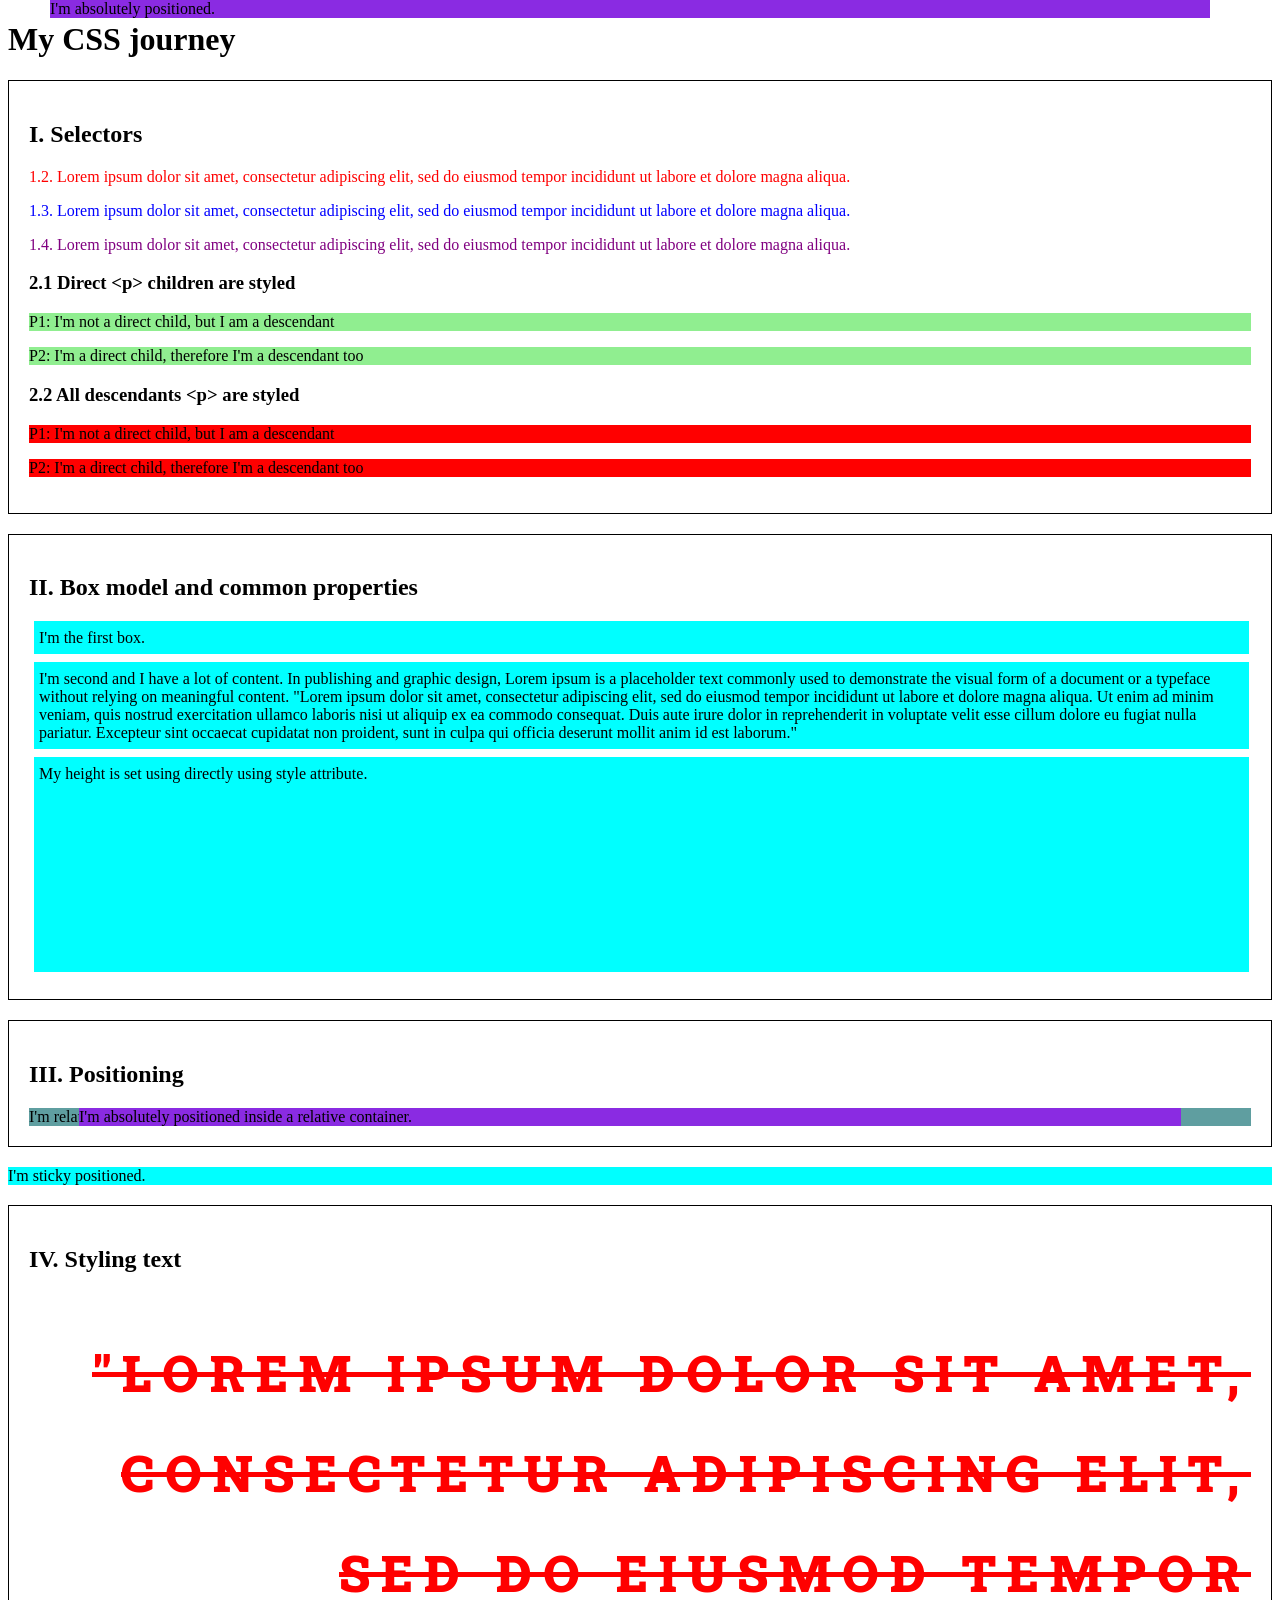
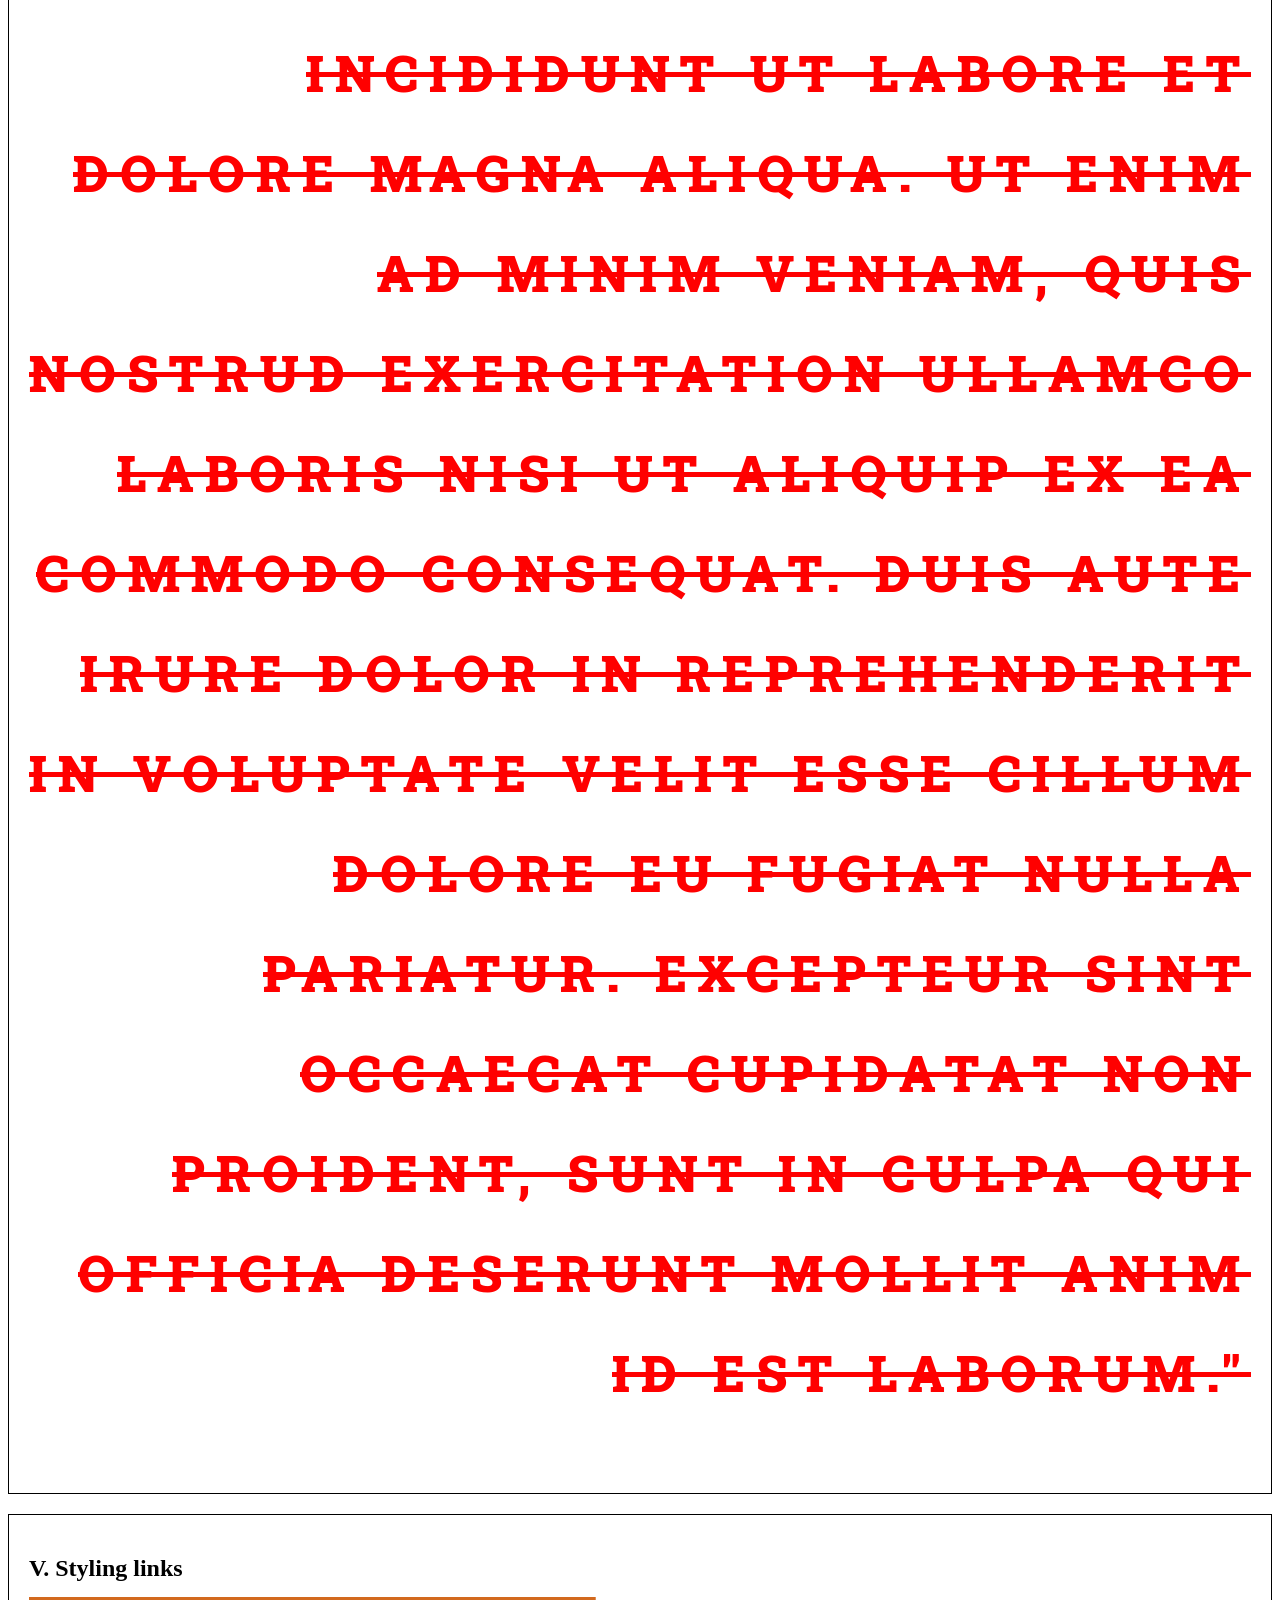
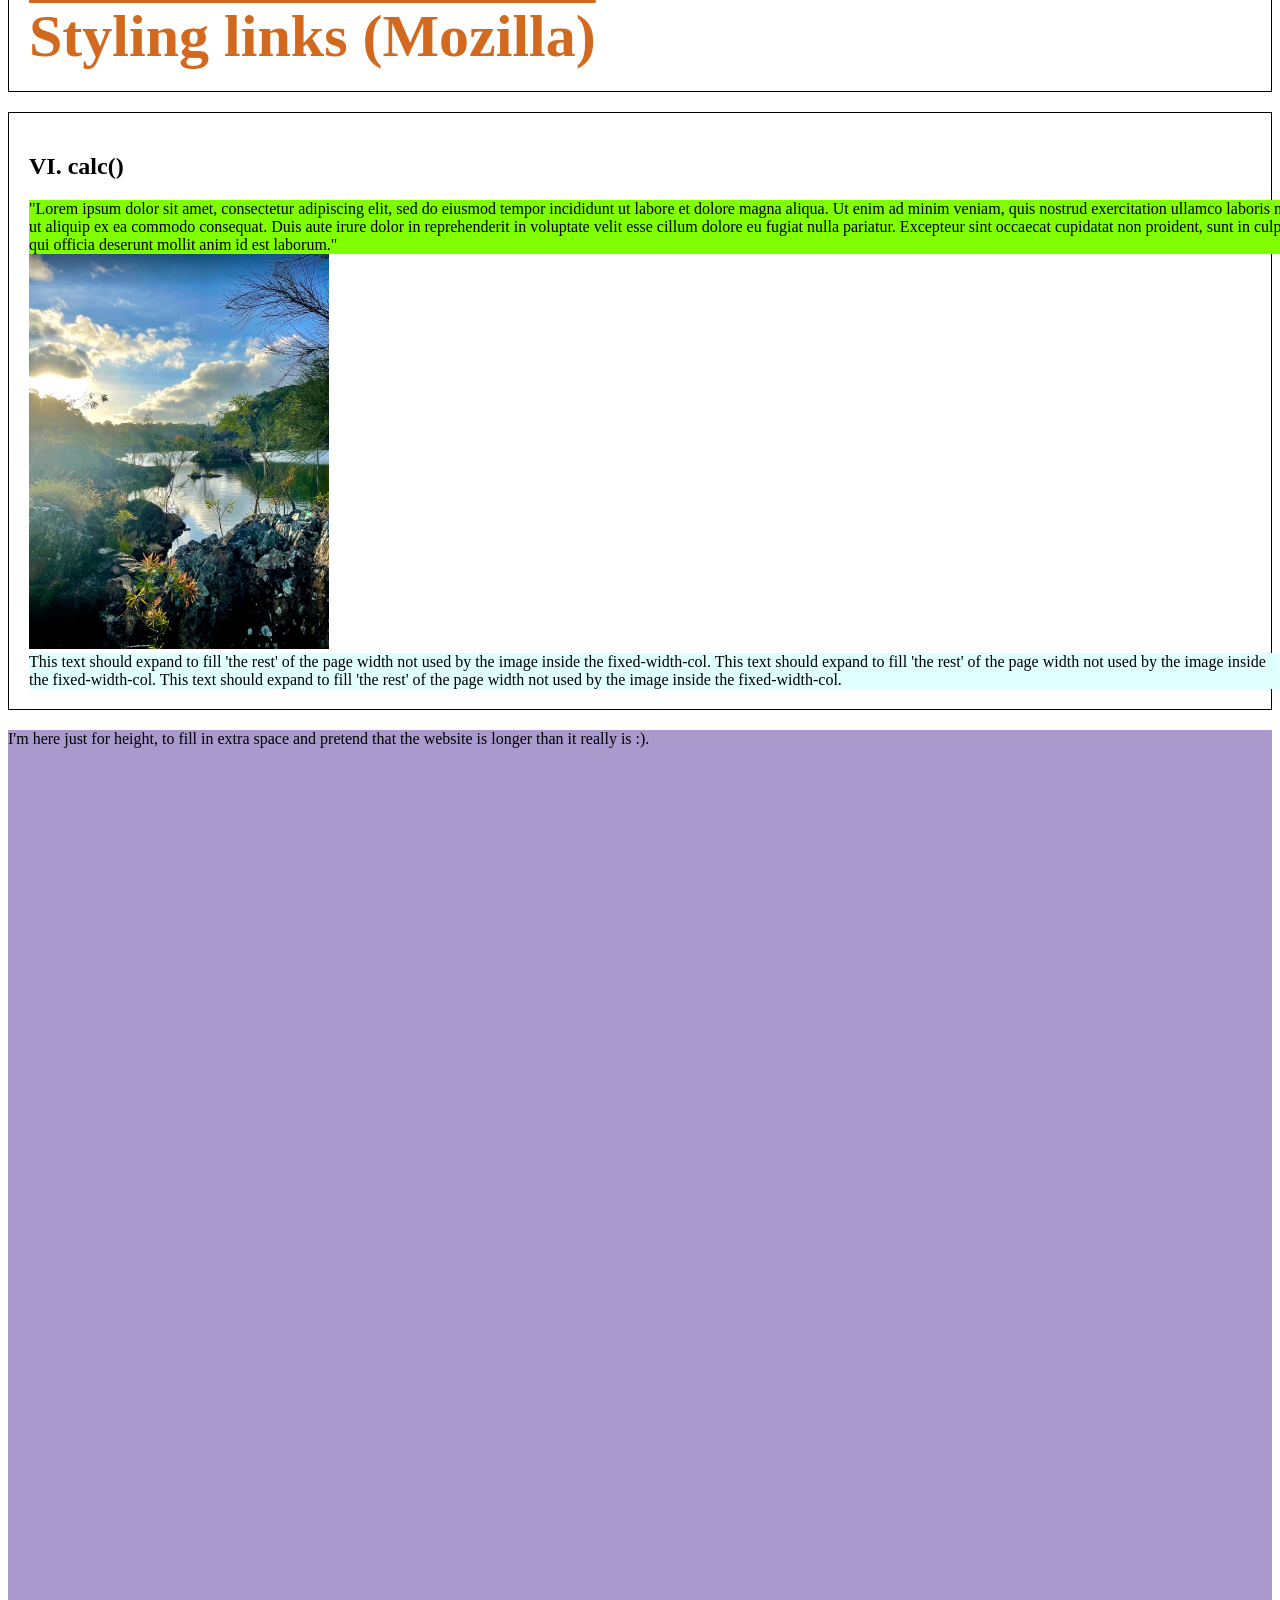
<file: Lab2/src/index.html>
<!doctype html>
<html>
  <head>
    <link rel="stylesheet" href="index.css" />
    <title>Module 2 - CSS Lab Exercises</title>

    <!-- 5.3 - Select the <link> option from ‘Use on the web’ and copy the stylesheet code into the <head> section of index.html -->
    <link rel="preconnect" href="https://fonts.googleapis.com" />
    <link rel="preconnect" href="https://fonts.gstatic.com" crossorigin />
    <link
      href="https://fonts.googleapis.com/css2?family=Roboto:wght@400;700&display=swap"
      rel="stylesheet"
    />

    <link rel="preconnect" href="https://fonts.googleapis.com" />
    <link rel="preconnect" href="https://fonts.gstatic.com" crossorigin />
    <link
      href="https://fonts.googleapis.com/css2?family=Lato:ital,wght@0,100;0,300;0,400;0,700;0,900;1,100;1,300;1,400;1,700;1,900&family=Raleway:ital,wght@0,100..900;1,100..900&family=Roboto+Slab:wght@100..900&display=swap"
      rel="stylesheet"
    />
  </head>
  <body>
    <h1>My CSS journey</h1>

    <article>
      <h2>I. Selectors</h2>

      <section>
        <p class="style-me1">
          1.2. Lorem ipsum dolor sit amet, consectetur adipiscing elit, sed do
          eiusmod tempor incididunt ut labore et dolore magna aliqua.
        </p>
        <p id="style-me2">
          1.3. Lorem ipsum dolor sit amet, consectetur adipiscing elit, sed do
          eiusmod tempor incididunt ut labore et dolore magna aliqua.
        </p>
        <p id="style-me2" class="style-me1">
          1.4. Lorem ipsum dolor sit amet, consectetur adipiscing elit, sed do
          eiusmod tempor incididunt ut labore et dolore magna aliqua.
        </p>
      </section>

      <section class="my-children-are-styled">
        <h3>2.1 Direct &lt;p&gt; children are styled</h3>
        <div>
          <p>P1: I'm not a direct child, but I am a descendant</p>
        </div>
        <p>P2: I'm a direct child, therefore I'm a descendant too</p>
      </section>

      <section class="my-descendants-are-styled">
        <h3>2.2 All descendants &lt;p&gt; are styled</h3>
        <div>
          <p>P1: I'm not a direct child, but I am a descendant</p>
        </div>
        <p>P2: I'm a direct child, therefore I'm a descendant too</p>
      </section>
    </article>

    <article>
      <h2>II. Box model and common properties</h2>
      <div class="box">I'm the first box.</div>
      <div class="box">
        I'm second and I have a lot of content. In publishing and graphic
        design, Lorem ipsum is a placeholder text commonly used to demonstrate
        the visual form of a document or a typeface without relying on
        meaningful content. "Lorem ipsum dolor sit amet, consectetur adipiscing
        elit, sed do eiusmod tempor incididunt ut labore et dolore magna aliqua.
        Ut enim ad minim veniam, quis nostrud exercitation ullamco laboris nisi
        ut aliquip ex ea commodo consequat. Duis aute irure dolor in
        reprehenderit in voluptate velit esse cillum dolore eu fugiat nulla
        pariatur. Excepteur sint occaecat cupidatat non proident, sunt in culpa
        qui officia deserunt mollit anim id est laborum."
      </div>
      <div class="box" style="height: 200px">
        My height is set using directly using style attribute.
      </div>
    </article>

    <article>
      <h2>III. Positioning</h2>
      <div class="position-absolute">I'm absolutely positioned.</div>

      <div class="position-relative">
        I'm relatively positioned.
        <div class="position-absolute">
          I'm absolutely positioned inside a relative container.
        </div>
      </div>
    </article>
    <div class="position-sticky">I'm sticky positioned.</div>

    <article>
      <h2>IV. Styling text</h2>
      <p class="text-style">
        "Lorem ipsum dolor sit amet, consectetur adipiscing elit, sed do eiusmod
        tempor incididunt ut labore et dolore magna aliqua. Ut enim ad minim
        veniam, quis nostrud exercitation ullamco laboris nisi ut aliquip ex ea
        commodo consequat. Duis aute irure dolor in reprehenderit in voluptate
        velit esse cillum dolore eu fugiat nulla pariatur. Excepteur sint
        occaecat cupidatat non proident, sunt in culpa qui officia deserunt
        mollit anim id est laborum."
      </p>
    </article>

    <article>
      <h2>V. Styling links</h2>
      <a
        href="https://developer.mozilla.org/en-US/docs/Learn/CSS/Styling_text/Styling_links"
        alt="Styling links with Mozilla"
        >Styling links (Mozilla)</a
      >
    </article>

    <article>
      <h2>VI. calc()</h2>
      <div class="calc-style">
        "Lorem ipsum dolor sit amet, consectetur adipiscing elit, sed do eiusmod
        tempor incididunt ut labore et dolore magna aliqua. Ut enim ad minim
        veniam, quis nostrud exercitation ullamco laboris nisi ut aliquip ex ea
        commodo consequat. Duis aute irure dolor in reprehenderit in voluptate
        velit esse cillum dolore eu fugiat nulla pariatur. Excepteur sint
        occaecat cupidatat non proident, sunt in culpa qui officia deserunt
        mollit anim id est laborum."
      </div>

      <div class="calc-row">
        <div class="fixed-width-col">
          <img src="../assets/assets/images/img1.png" width="300" />
        </div>
        <div class="fluid-col">
          This text should expand to fill 'the rest' of the page width not used
          by the image inside the fixed-width-col. This text should expand to
          fill 'the rest' of the page width not used by the image inside the
          fixed-width-col. This text should expand to fill 'the rest' of the
          page width not used by the image inside the fixed-width-col.
        </div>
      </div>
    </article>

    <div style="height: 1000px; background: #aa99cc">
      I'm here just for height, to fill in extra space and pretend that the
      website is longer than it really is :).
    </div>
  </body>
</html>
</file>
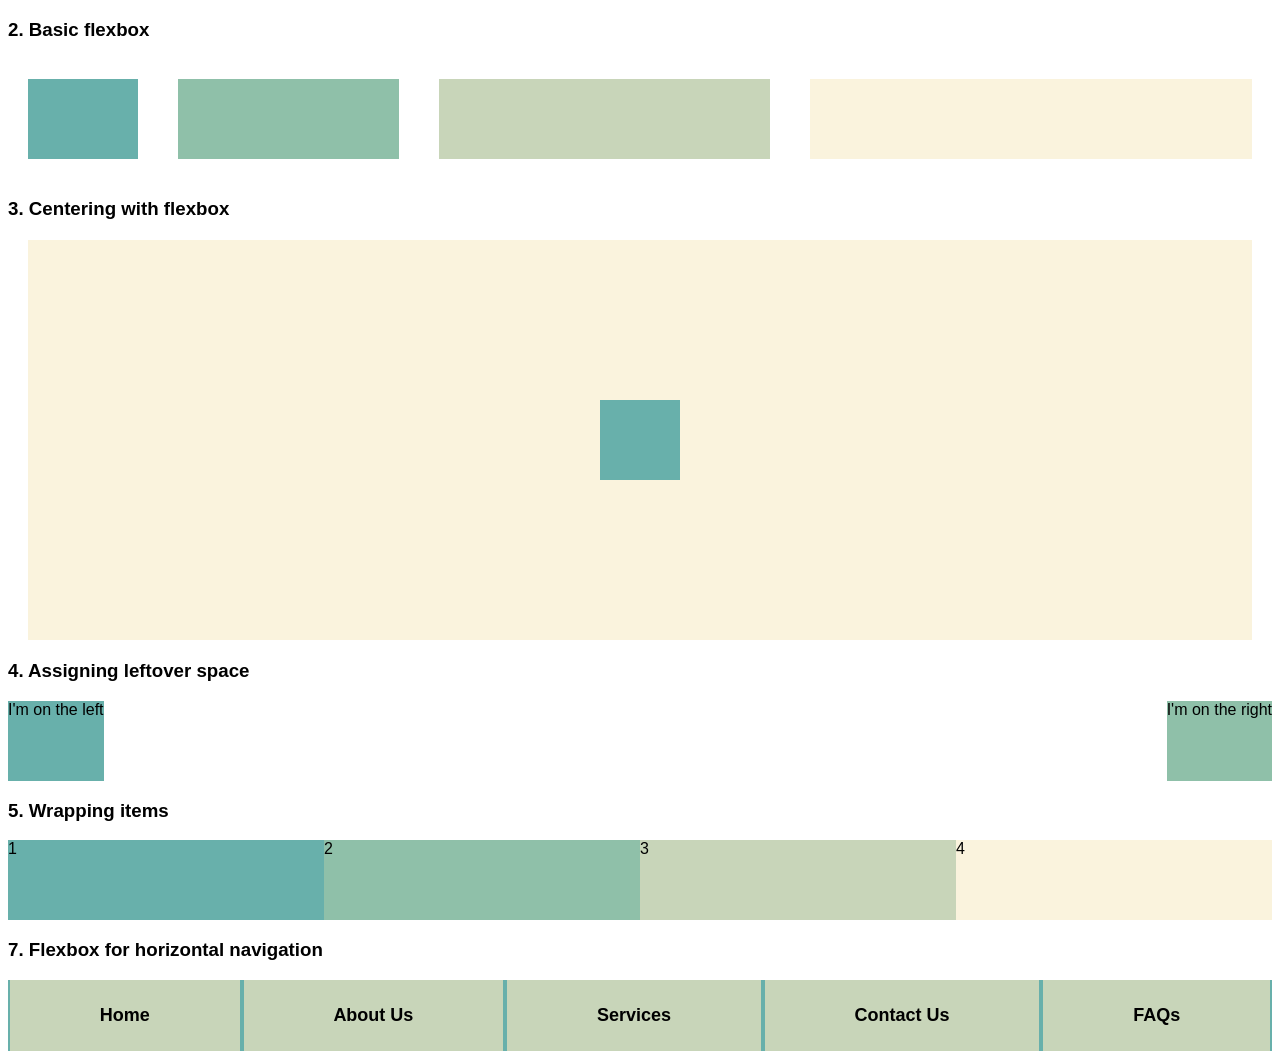
<file: Lab3/src/index.html>
<!DOCTYPE html>
<html>
  <head>
    <title>Module 2 - Flexbox Lab Exercise</title>
    <meta charset="UTF-8" />
    <meta name="description" content="This is a flexbox exercise" />
    <meta name="keywords" content="HTML, CSS" />
    <meta name="author" content="Institute of Data" />
    <meta name="viewport" content="width=device-width, initial-scale=1.0" />
    <link rel="stylesheet" href="index.css">
  </head>
  <body>
    <section>
      <h3>2. Basic flexbox</h3>

      <div class="flex-container">
        <div class="flex-item-1 background-1 h-80 m-20"></div>
        <div class="flex-item-2 background-2 h-80 m-20"></div>
        <div class="flex-item-3 background-3 h-80 m-20"></div>
        <div class="flex-item-4 background-4 h-80 m-20"></div>
      </div>
    </section>

    <section>
      <h3>3. Centering with flexbox</h3>

      <div class="m-20 flex-container flex-center h-400 background-4">
        <div class="background-1 h-80 w-80"></div>
      </div>
    </section>

    <section>
      <h3>4. Assigning leftover space</h3>

      <div class="flex-container flex-space-between">
        <div class="h-80 background-1">I'm on the left</div>
        <div class="h-80 background-2">I'm on the right</div>
      </div>
    </section>

    <section>
      <h3>5. Wrapping items</h3>

      <div class="flex-container flex-wrap">
        <div class="flex-basis-item-50 h-80 background-1">1</div>
        <div class="flex-basis-item-50 h-80 background-2">2</div>
        <div class="flex-basis-item-50 h-80 background-3">3</div>
        <div class="flex-basis-item-50 h-80 background-4">4</div>
      </div>
    </section>

    <section>
      <h3>7. Flexbox for horizontal navigation </h3>

      <ul class="flex-container flex-menu background-1">
        <li class="background-3 first-item"><a href="#">Home</a></li>
        <li class="background-3 second-item"><a href="#">About Us</a></li>
        <li class="background-3 third-item"><a href="#">Services</a></li>
        <li class="background-3 fourth-item"><a href="#">FAQs</a></li>
        <li class="background-3 fifth-item"><a href="#">Contact Us</a></li>
      </ul>
    </section>    
  </body>
</html>
</file>
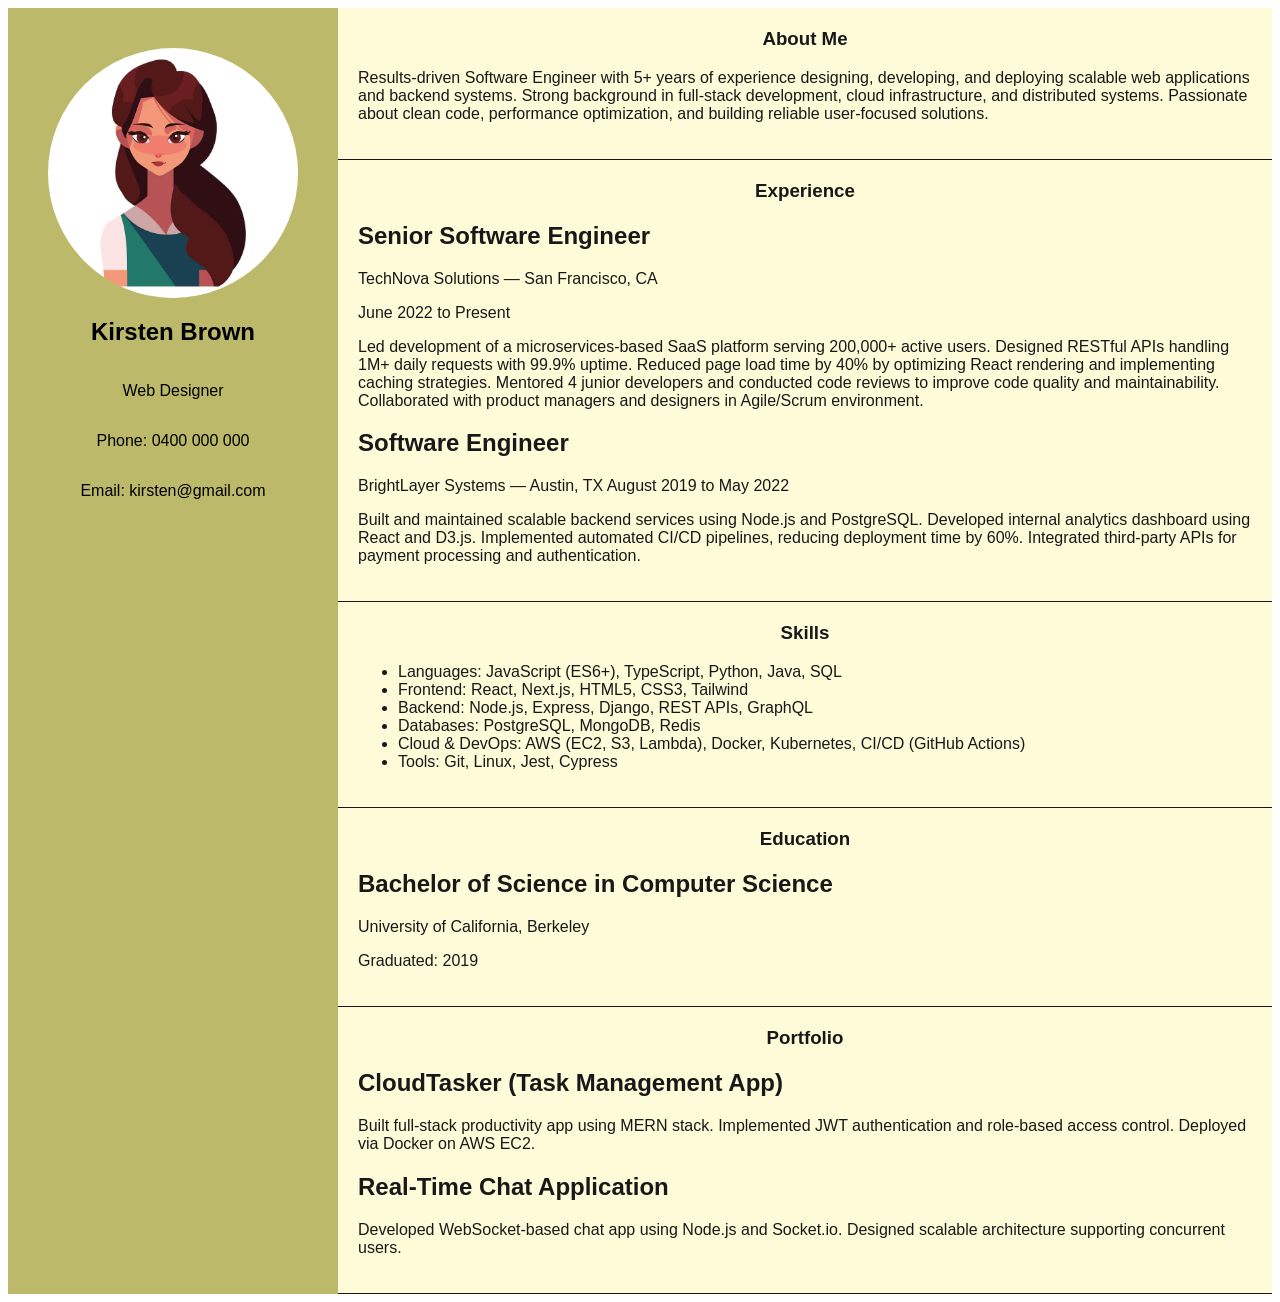
<file: Lab4/index2.html>
<!doctype html>
<html lang="en">
  <head>
    <title>Resume for Kirsten Brown</title>
    <meta charset="UTF-8" />
    <meta name="viewport" content="width=device-width, initial-scale=1.0" />
    <link rel="stylesheet" href="index2.css" />
  </head>
  <body>
    <div id="whole-page">
      <aside id="contact-sidebar" class="page-divider">
        <img src="./person.jpg" alt="person" class="id-pic" />
        <h2>Kirsten Brown</h2>
        <p>Web Designer</p>
        <p>Phone: 0400 000 000</p>
        <p>Email: kirsten@gmail.com</p>
      </aside>
      <section id="main-content" class="page-divider">
        <section class="page-section">
          <h1>About Me</h1>
          <p>
            Results-driven Software Engineer with 5+ years of experience
            designing, developing, and deploying scalable web applications and
            backend systems. Strong background in full-stack development, cloud
            infrastructure, and distributed systems. Passionate about clean
            code, performance optimization, and building reliable user-focused
            solutions.
          </p>
        </section>
        <section class="page-section">
          <h1>Experience</h1>
          <h2>Senior Software Engineer</h2>

          <p>TechNova Solutions — San Francisco, CA</p>
          <p>June 2022 to Present</p>

          <p>
            Led development of a microservices-based SaaS platform serving
            200,000+ active users. Designed RESTful APIs handling 1M+ daily
            requests with 99.9% uptime. Reduced page load time by 40% by
            optimizing React rendering and implementing caching strategies.
            Mentored 4 junior developers and conducted code reviews to improve
            code quality and maintainability. Collaborated with product managers
            and designers in Agile/Scrum environment.
          </p>
          <h2>Software Engineer</h2>

          <p>BrightLayer Systems — Austin, TX August 2019 to May 2022</p>
          <p>
            Built and maintained scalable backend services using Node.js and
            PostgreSQL. Developed internal analytics dashboard using React and
            D3.js. Implemented automated CI/CD pipelines, reducing deployment
            time by 60%. Integrated third-party APIs for payment processing and
            authentication.
          </p>
        </section>
        <section class="page-section">
          <h1>Skills</h1>
          <ul>
            <li>Languages: JavaScript (ES6+), TypeScript, Python, Java, SQL</li>

            <li>Frontend: React, Next.js, HTML5, CSS3, Tailwind</li>
            <li>Backend: Node.js, Express, Django, REST APIs, GraphQL</li>
            <li>Databases: PostgreSQL, MongoDB, Redis</li>
            <li>
              Cloud & DevOps: AWS (EC2, S3, Lambda), Docker, Kubernetes, CI/CD
              (GitHub Actions)
            </li>
            <li>Tools: Git, Linux, Jest, Cypress</li>
          </ul>
        </section>
        <section class="page-section">
          <h1>Education</h1>
          <h2>Bachelor of Science in Computer Science</h2>
          <p>University of California, Berkeley</p>
          <p>Graduated: 2019</p>
        </section>
        <section class="page-section">
          <h1>Portfolio</h1>
          <h2>CloudTasker (Task Management App)</h2>
          <p>
            Built full-stack productivity app using MERN stack. Implemented JWT
            authentication and role-based access control. Deployed via Docker on
            AWS EC2.
          </p>

          <h2>Real-Time Chat Application</h2>
          <p>
            Developed WebSocket-based chat app using Node.js and Socket.io.
            Designed scalable architecture supporting concurrent users.
          </p>
        </section>
      </section>
    </div>
  </body>
</html>
</file>
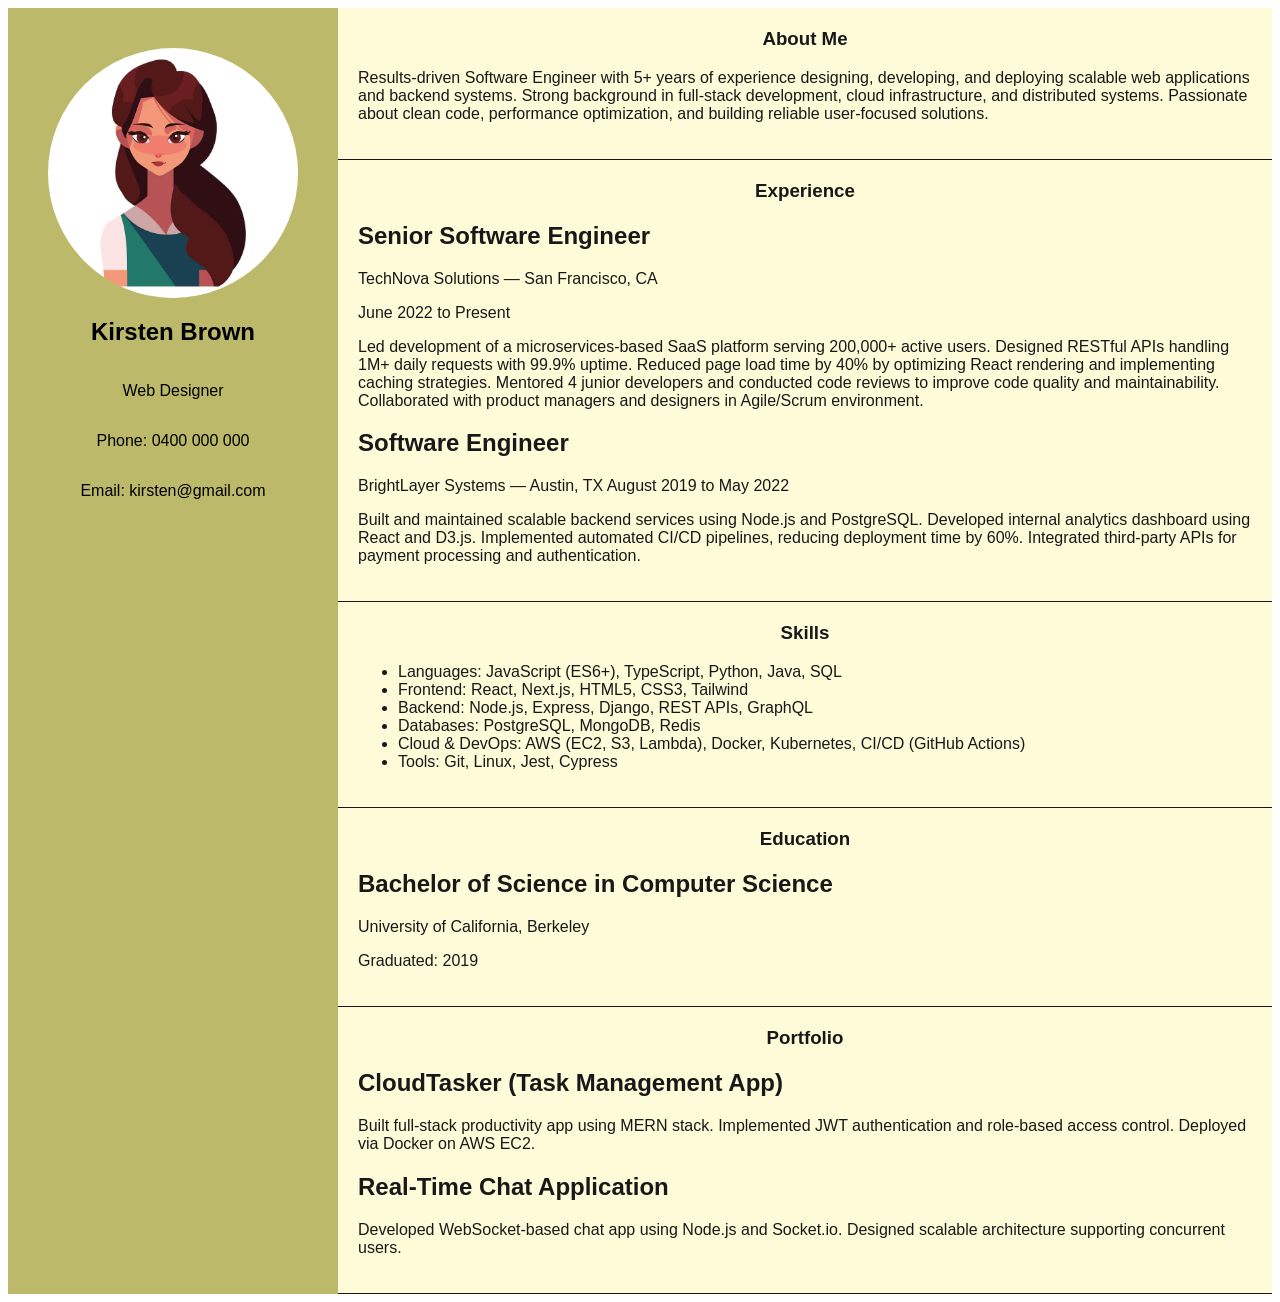
<file: Lab5/index2.html>
<!doctype html>
<html lang="en">
  <head>
    <title>Resume for Kirsten Brown</title>
    <meta charset="UTF-8" />
    <meta name="viewport" content="width=device-width, initial-scale=1.0" />
    <link rel="stylesheet" href="index2.css" />
  </head>
  <body>
    <div id="whole-page">
      <aside id="contact-sidebar" class="page-divider">
        <img src="./person.jpg" alt="person" class="id-pic" />
        <h2>Kirsten Brown</h2>
        <p>Web Designer</p>
        <p>Phone: 0400 000 000</p>
        <p>Email: kirsten@gmail.com</p>
      </aside>
      <section id="main-content" class="page-divider">
        <section class="page-section">
          <h1 class="headings">About Me</h1>
          <p>
            Results-driven Software Engineer with 5+ years of experience
            designing, developing, and deploying scalable web applications and
            backend systems. Strong background in full-stack development, cloud
            infrastructure, and distributed systems. Passionate about clean
            code, performance optimization, and building reliable user-focused
            solutions.
          </p>
        </section>
        <section class="page-section">
          <h1 class="headings">Experience</h1>
          <h2>Senior Software Engineer</h2>

          <p>TechNova Solutions — San Francisco, CA</p>
          <p>June 2022 to Present</p>

          <p>
            Led development of a microservices-based SaaS platform serving
            200,000+ active users. Designed RESTful APIs handling 1M+ daily
            requests with 99.9% uptime. Reduced page load time by 40% by
            optimizing React rendering and implementing caching strategies.
            Mentored 4 junior developers and conducted code reviews to improve
            code quality and maintainability. Collaborated with product managers
            and designers in Agile/Scrum environment.
          </p>
          <h2>Software Engineer</h2>

          <p>BrightLayer Systems — Austin, TX August 2019 to May 2022</p>
          <p>
            Built and maintained scalable backend services using Node.js and
            PostgreSQL. Developed internal analytics dashboard using React and
            D3.js. Implemented automated CI/CD pipelines, reducing deployment
            time by 60%. Integrated third-party APIs for payment processing and
            authentication.
          </p>
        </section>
        <section class="page-section">
          <h1 class="headings">Skills</h1>
          <ul>
            <li>Languages: JavaScript (ES6+), TypeScript, Python, Java, SQL</li>

            <li>Frontend: React, Next.js, HTML5, CSS3, Tailwind</li>
            <li>Backend: Node.js, Express, Django, REST APIs, GraphQL</li>
            <li>Databases: PostgreSQL, MongoDB, Redis</li>
            <li>
              Cloud & DevOps: AWS (EC2, S3, Lambda), Docker, Kubernetes, CI/CD
              (GitHub Actions)
            </li>
            <li>Tools: Git, Linux, Jest, Cypress</li>
          </ul>
        </section>
        <section class="page-section">
          <h1 class="headings">Education</h1>
          <h2>Bachelor of Science in Computer Science</h2>
          <p>University of California, Berkeley</p>
          <p>Graduated: 2019</p>
        </section>
        <section class="page-section">
          <h1 class="headings">Portfolio</h1>
          <h2>CloudTasker (Task Management App)</h2>
          <p>
            Built full-stack productivity app using MERN stack. Implemented JWT
            authentication and role-based access control. Deployed via Docker on
            AWS EC2.
          </p>

          <h2>Real-Time Chat Application</h2>
          <p>
            Developed WebSocket-based chat app using Node.js and Socket.io.
            Designed scalable architecture supporting concurrent users.
          </p>
        </section>
      </section>
    </div>
  </body>
</html>
</file>
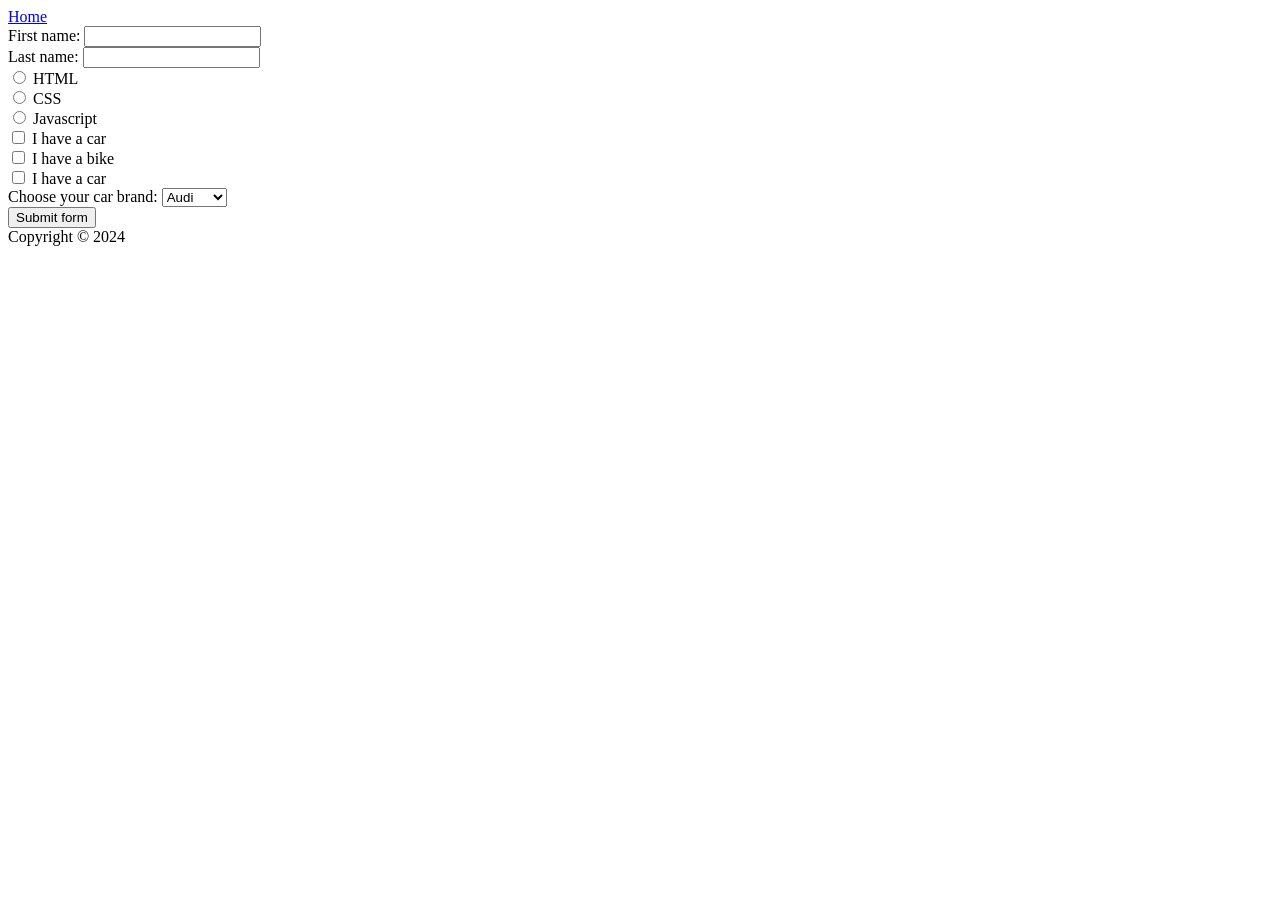
<file: Lab1/src/form.html>
<!doctype html>
<html>
  <head> </head>

  <body>
    <header>
      <nav>
        <!-- works like <a href="/index.html">Home</a> -->
        <a href="./index.html">Home</a>
      </nav>
    </header>

    <main>
      <form method="POST" action="http://localhost:3000/profile">
        <div>
          <label for="firstname">First name:</label>
          <input type="text" id="firstname" name="firstname" />
        </div>
        <div>
          <label for="lastname">Last name:</label>
          <input type="text" id="lastname" name="lastname" />
        </div>
        <div>
          <input
            type="radio"
            id="html"
            name="fav_coding_language"
            value="HTML"
          />
          <label for="html">HTML</label>
        </div>
        <div>
          <input type="radio" id="css" name="fav_coding_language" value="CSS" />
          <label for="css">CSS</label>
        </div>
        <div>
          <input
            type="radio"
            id="js"
            name="fav_coding_language"
            value="Javascript"
          />
          <label for="js">Javascript</label>
        </div>

        <div>
          <input type="checkbox" id="car" name="car" value="Car" />
          <label for="car">I have a car</label>
        </div>
        <div>
          <input type="checkbox" id="bike" name="bike" value="Bike" />
          <label for="bike">I have a bike</label>
        </div>
        <div>
          <input type="checkbox" id="boat" name="boat" value="Boat" />
          <label for="boat">I have a car</label>
        </div>

        <div>
          <label for="brands">Choose your car brand: </label>
          <select id="brands" name="brands">
            <option value="audi">Audi</option>
            <option value="subaru">Subaru</option>
            <option value="toyota">Toyota</option>
          </select>
        </div>
        <div>
          <button type="submit">Submit form</button>
        </div>
      </form>
    </main>

    <footer>Copyright &copy; 2024</footer>
  </body>
</html>
</file>
<file: Lab2/src/index.css>
/* I. Selectors */
/* Put styles for questions 1.1, 1.2, 1.3 and 1.4 here */
article {
  margin: 20px 0;
  padding: 20px;
  border: 1px solid black;
}

.style-me1 {
  color: red;
}

#style-me2 {
  color: blue;
}

#style-me2.style-me1 {
  color: purple;
}

/* Put styles for questions 2.1 and 2.2 here */
.my-descendants-are-styled p {
  background-color: red;
}

.my-children-are-styled p {
  background-color: lightgreen;
}

/* II. Box model and common properties */
/* Put styles for questions 1-8 here */
.box {
  background-color: aqua;
  margin: 2%;
  padding: 5%;
  margin: 4px 7px;
  padding: 7em 4em;
  margin: 8px 2px 7px 5px;
  padding: 8px 2px 7px 5px;
}

/* III. Positioning */
/* Put styles for questions 1-3 here */
.position-absolute {
  position: absolute;
  top: 0;
  background-color: blueviolet;
  left: 50px;
  right: 70px;
}

.position-relative {
  position: relative;
  background-color: cadetblue;
}

.position-sticky {
  position: sticky;
  background-color: aqua;
  top: 0px;
}

/* IV. Styling text */
/* Put styles for questions 1-10 here */
.text-style {
  color: red;
  font-size: 50px;
  line-height: 100px;
  font-weight: 900;
  font-family: "Roboto Slab", serif;
  text-align: end;
  letter-spacing: 11px;
  word-spacing: 2px;
  text-transform: uppercase;
  text-decoration: line-through;
}

/* V. Styling links */
/* Put styles for questions 1-3 here */
a,
a:link {
  color: chocolate;
  font-size: 60px;
  font-weight: 600;
  text-decoration: overline;
}
a:hover,
a:active,
a:focus {
  color: brown;
  text-decoration: none;
}

a:visited {
  color: blueviolet;
  font-style: italic;
}
/* VI. calc() */
/* Put styles for questions 1-3 here */
.calc-style {
  width: 100vw;
  background-color: chartreuse;
}
.fixed-width-col {
  width: 350px;
  display: inline-block;
}
.fluid-col {
  display: inline-block;
  width: calc(100rem - 350px);
  background-color: lightcyan;
}
</file>
<file: Lab3/src/index.css>
body {
  font-family: sans-serif;
  font-size: 16px;
}

.flex-container {
  display: flex;
  flex-direction: row;
}

.flex-item-1 {
  flex: 1;
  background-color: blue;
}

.flex-item-2 {
  flex: 2;
  background-color: purple;
}

.flex-item-3 {
  flex: 3;
  background-color: orange;
}

.flex-item-4 {
  flex: 4;
  background-color: green;
}

.flex-center {
  justify-content: center;
  align-items: center;
}

.flex-space-between {
  justify-content: space-between;
}

.flex-wrap {
  flex-wrap: wrap-reverse;
}

.flex-basis-item-50 {
  flex-basis: 25%;
}

.flex-menu {
  padding: 0;
  margin: 0;
  list-style-type: none;
  display: flex;
  width: 100%;
  justify-content: center;
}

.flex-menu li {
  padding: 25px;
  font-size: large;
  border-style: none solid;
  border-width: 2px;
  font-weight: bold;
  border-color: #68b0ab;
  flex-grow: 1;
  text-align: center;
}

a {
  text-decoration: none;
  color: black;
}

.fourth-item {
  order: 5;
}

.background-1 {
  background: #68b0ab;
}

.background-2 {
  background: #8fc0a9;
}

.background-3 {
  background: #c8d5b9;
}

.background-4 {
  background: #faf3dd;
}

.m-20 {
  margin: 20px;
}

.h-80 {
  min-height: 80px;
}

.h-400 {
  height: 400px;
}

.w-80 {
  width: 80px;
}
</file>
<file: Lab4/index2.css>
#whole-page {
  display: flex;
  flex-direction: row;
  font-family: Verdana, Geneva, Tahoma, sans-serif;
}

#main-content {
  background-color: #fdfbd4;
  opacity: 0.9;
}

#contact-sidebar {
  background-color: #bdb96a;
  display: flex;
  flex-direction: column;
  align-items: center;
  justify-content: flex-start;
  width: 25%;
  padding: 40px;
}

.page-section {
  padding: 20px;
  border-bottom: black solid 1px;
}

.page-section h1 {
  margin-top: 0;
  text-align: center;
}

.id-pic {
  width: 250px;
  height: 250px;
  border-radius: 50%;
}
</file>
<file: Lab5/index2.css>
#whole-page {
  display: flex;
  flex-direction: row;
  font-family: Verdana, Geneva, Tahoma, sans-serif;
}

#main-content {
  background-color: #fdfbd4;
  opacity: 0.9;
}

#contact-sidebar {
  background-color: #bdb96a;
  display: flex;
  flex-direction: column;
  align-items: center;
  justify-content: flex-start;
  width: 25%;
  padding: 40px;
}

.page-section {
  padding: 20px;
  border-bottom: black solid 1px;
}

.page-section h1 {
  margin-top: 0;
  text-align: center;
}

.id-pic {
  width: 250px;
  height: 250px;
  border-radius: 50%;
}

@media (max-width: 800px) {
  #whole-page {
    flex-direction: column;
  }

  #contact-sidebar {
    width: 100%;
    padding: 20px;
  }

  .headings {
    font-size: 1.5em;
  }
  h2 {
    font-size: 1.2em;
  }
  p {
    font-size: 0.9em;
  }
}
</file>
